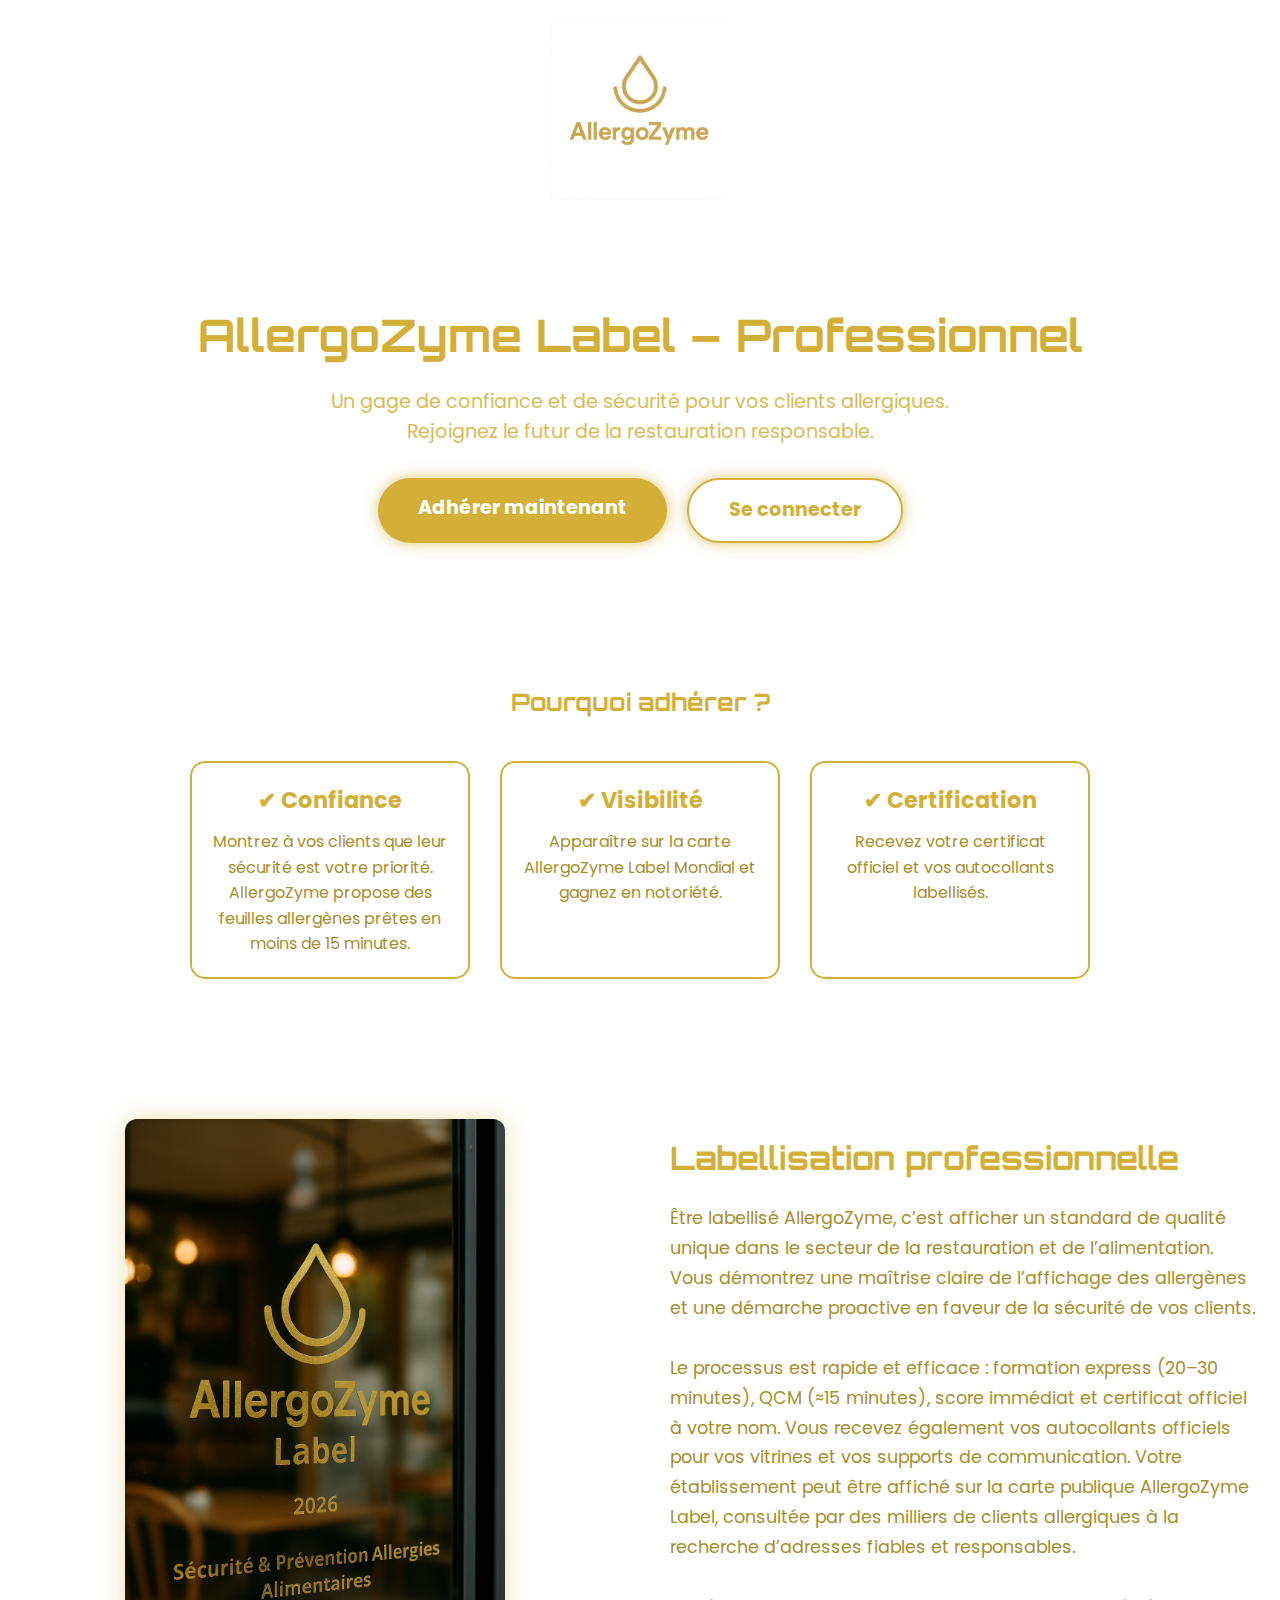
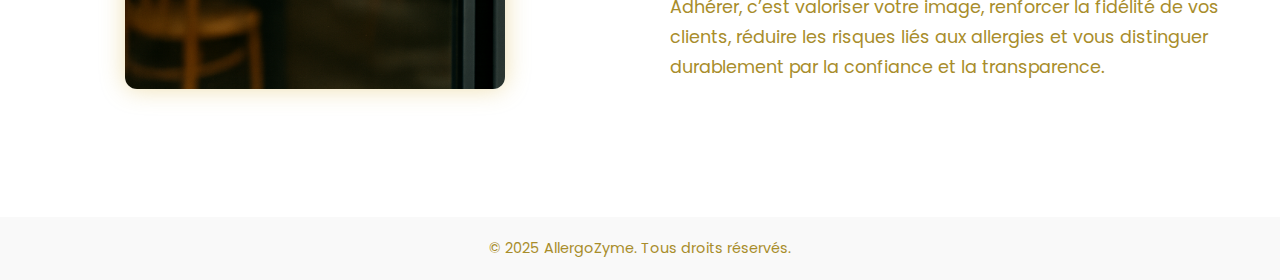
<file: index.html>
<!DOCTYPE html>
<html lang="fr">
<head>
  <meta charset="UTF-8" />
  <meta name="viewport" content="width=device-width, initial-scale=1.0"/>
  <title>AllergoZyme Label - Professionnel</title>

  <!-- Feuille de style dédiée à l'accueil -->
  <link rel="stylesheet" href="style-accueil.css"/>

  <!-- Polices -->
  <link href="https://fonts.googleapis.com/css2?family=Orbitron:wght@400;600&family=Poppins:wght@300;600&display=swap" rel="stylesheet">
</head>
<body>
  <!-- Logo principal centré -->
  <header>
    <img src="assets/logo-allergozyme.png" alt="Logo AllergoZyme" class="logo">
  </header>

  <!-- Héro -->
  <section class="hero">
    <h1>AllergoZyme Label – Professionnel</h1>
    <p>Un gage de confiance et de sécurité pour vos clients allergiques.<br>
       Rejoignez le futur de la restauration responsable.</p>
    <div class="hero-actions">
      <a href="inscription.html" class="cta">Adhérer maintenant</a>
      <a href="connexionpageprincipal.html" class="cta outline">Se connecter</a>
    </div>
  </section>

  <!-- Pourquoi adhérer -->
  <section class="explain">
    <h2>Pourquoi adhérer ?</h2>
    <div class="features">
      <div class="card">
        <h3>✔ Confiance</h3>
        <p>Montrez à vos clients que leur sécurité est votre priorité.<br>
        AllergoZyme propose des feuilles allergènes prêtes en moins de 15 minutes.</p>
      </div>
      <div class="card">
        <h3>✔ Visibilité</h3>
        <p>Apparaître sur la carte AllergoZyme Label Mondial et gagnez en notoriété.</p>
      </div>
      <div class="card">
        <h3>✔ Certification</h3>
        <p>Recevez votre certificat officiel et vos autocollants labellisés.</p>
      </div>
    </div>
  </section>

  <!-- Labellisation -->
  <section class="labelisation">
    <div class="label-image">
      <img src="assets/logo2.png" alt="Logo Label AllergoZyme" class="logo2-grand">
    </div>

    <div class="label-text">
      <h2>Labellisation professionnelle</h2>
      <p>
        Être labellisé AllergoZyme, c’est afficher un standard de qualité unique dans le secteur
        de la restauration et de l’alimentation. Vous démontrez une maîtrise claire de l’affichage
        des allergènes et une démarche proactive en faveur de la sécurité de vos clients.
        <br><br>
        Le processus est rapide et efficace : formation express (20–30 minutes), QCM (≈15 minutes),
        score immédiat et certificat officiel à votre nom. Vous recevez également vos autocollants
        officiels pour vos vitrines et vos supports de communication. Votre établissement peut être
        affiché sur la carte publique AllergoZyme Label, consultée par des milliers de clients
        allergiques à la recherche d’adresses fiables et responsables.
        <br><br>
        Adhérer, c’est valoriser votre image, renforcer la fidélité de vos clients, réduire les risques
        liés aux allergies et vous distinguer durablement par la confiance et la transparence.
      </p>
    </div>
  </section>

  <!-- Footer -->
  <footer>
    <p>&copy; 2025 AllergoZyme. Tous droits réservés.</p>
  </footer>
</body>
</html>
</file>
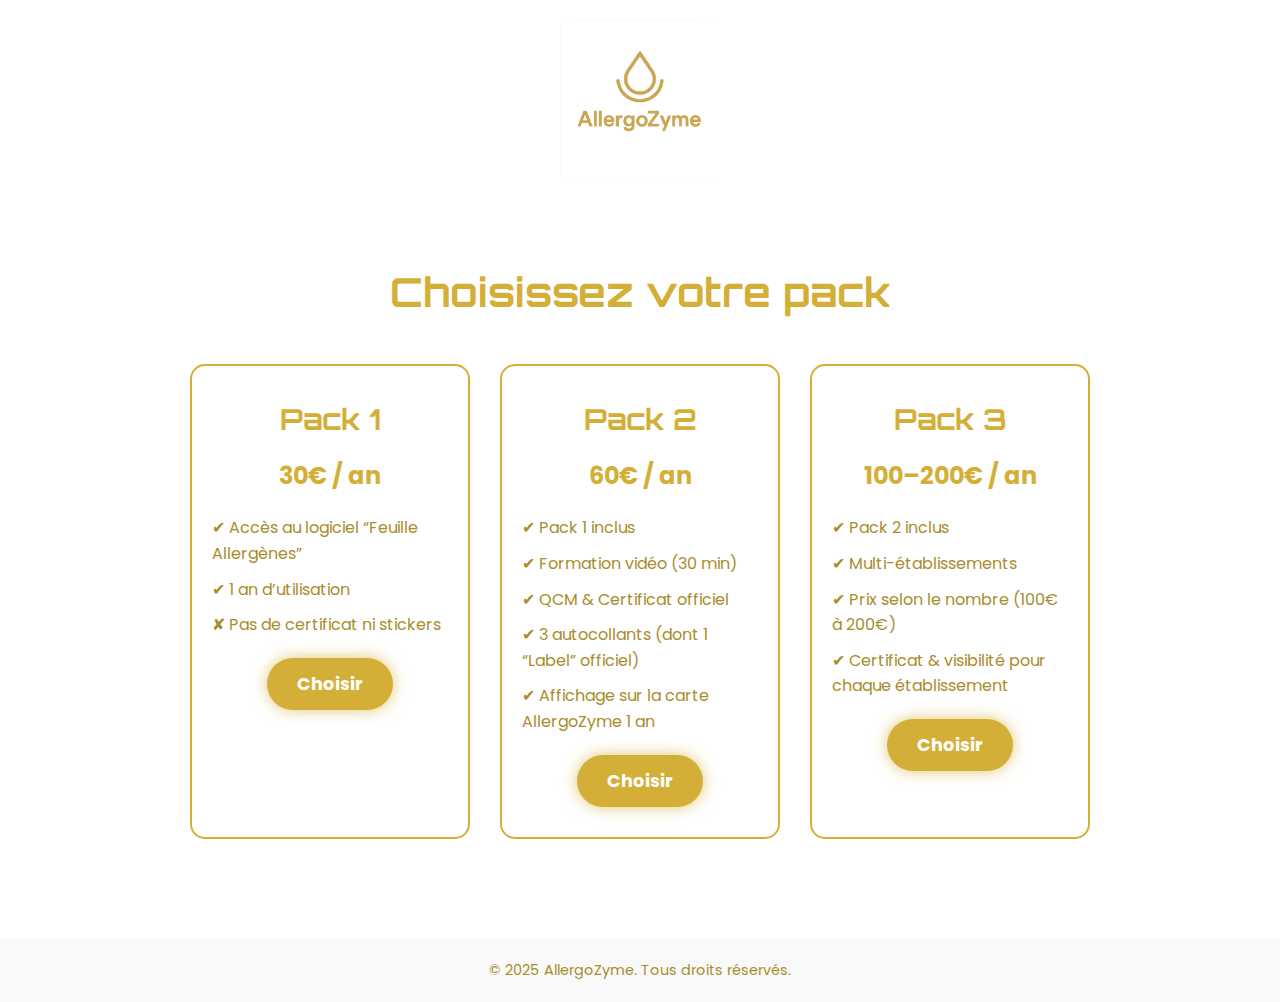
<file: adhesion.html>
<!DOCTYPE html>
<html lang="fr">
<head>
  <meta charset="UTF-8">
  <meta name="viewport" content="width=device-width, initial-scale=1.0">
  <title>Adhésion - AllergoZyme Label</title>
  <link rel="stylesheet" href="style-adhesion.css">
  <link href="https://fonts.googleapis.com/css2?family=Orbitron:wght@400;600&family=Poppins:wght@300;600&display=swap" rel="stylesheet">
</head>
<body>
  <header>
    <img src="assets/logo-allergozyme.png" alt="Logo AllergoZyme" class="logo">
  </header>

  <section class="packs">
    <h1>Choisissez votre pack</h1>
    <div class="pack-container">

      <!-- Pack 1 -->
      <div class="pack-card">
        <h2>Pack 1</h2>
        <p class="price">30€ / an</p>
        <ul>
          <li>✔ Accès au logiciel “Feuille Allergènes”</li>
          <li>✔ 1 an d’utilisation</li>
          <li>✘ Pas de certificat ni stickers</li>
        </ul>
        <a href="paiement-pack1.html" class="cta">Choisir</a>
      </div>

      <!-- Pack 2 -->
      <div class="pack-card">
        <h2>Pack 2</h2>
        <p class="price">60€ / an</p>
        <ul>
          <li>✔ Pack 1 inclus</li>
          <li>✔ Formation vidéo (30 min)</li>
          <li>✔ QCM & Certificat officiel</li>
          <li>✔ 3 autocollants (dont 1 “Label” officiel)</li>
          <li>✔ Affichage sur la carte AllergoZyme 1 an</li>
        </ul>
        <a href="paiement-pack2.html" class="cta">Choisir</a>
      </div>

      <!-- Pack 3 -->
      <div class="pack-card">
        <h2>Pack 3</h2>
        <p class="price">100–200€ / an</p>
        <ul>
          <li>✔ Pack 2 inclus</li>
          <li>✔ Multi-établissements</li>
          <li>✔ Prix selon le nombre (100€ à 200€)</li>
          <li>✔ Certificat & visibilité pour chaque établissement</li>
        </ul>
        <a href="paiement-pack3.html" class="cta">Choisir</a>
      </div>

    </div>
  </section>

  <footer>
    <p>&copy; 2025 AllergoZyme. Tous droits réservés.</p>
  </footer>
</body>
</html>
</file>
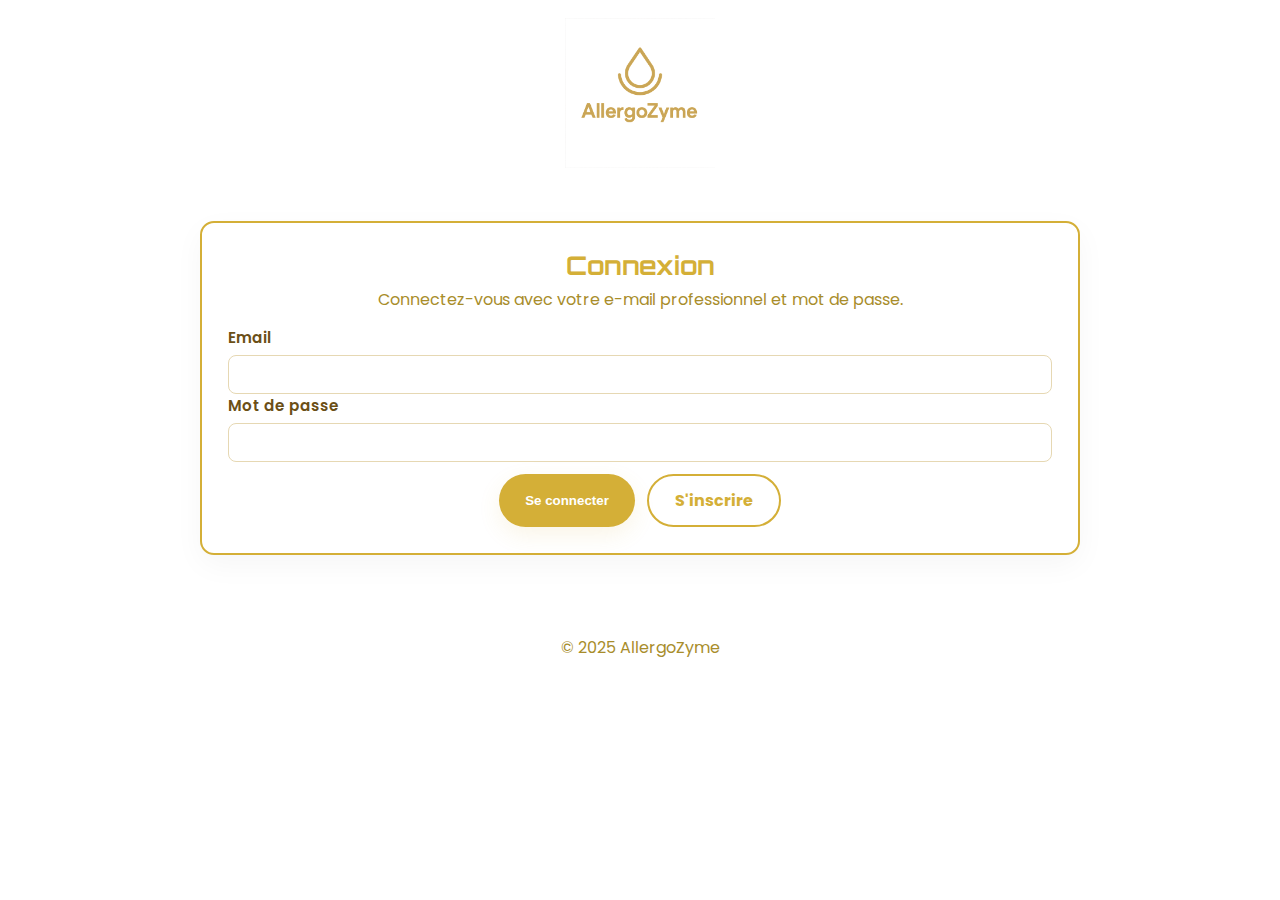
<file: connexionpageprincipal.html>
<!DOCTYPE html>
<html lang="fr">
<head>
  <meta charset="utf-8" />
  <meta name="viewport" content="width=device-width,initial-scale=1" />
  <title>Connexion - AllergoZyme</title>
  <link href="https://fonts.googleapis.com/css2?family=Orbitron:wght@400;600&family=Poppins:wght@300;600&display=swap" rel="stylesheet">
  <link rel="stylesheet" href="style-auth.css">
</head>
<body>
  <header>
    <img src="assets/logo-allergozyme.png" alt="Logo" class="logo">
  </header>

  <main class="auth-wrap">
    <div class="card auth-card">
      <h1>Connexion</h1>
      <p class="lead">Connectez-vous avec votre e-mail professionnel et mot de passe.</p>

      <form id="loginForm" autocomplete="on">
        <label>
          <span>Email</span>
          <input type="email" id="loginEmail" required>
        </label>

        <label>
          <span>Mot de passe</span>
          <input type="password" id="loginPassword" required>
        </label>

        <div class="form-actions">
          <button type="submit" class="btn gold">Se connecter</button>
          <a href="inscription.html" class="btn outline">S'inscrire</a>
        </div>

        <p id="loginError" class="error" style="display:none;"></p>
      </form>
    </div>
  </main>

  <footer class="auth-footer">
    <p>&copy; 2025 AllergoZyme</p>
  </footer>

<script>
(function(){
  const form = document.getElementById('loginForm');
  const error = document.getElementById('loginError');

  form.addEventListener('submit', (e)=>{
    e.preventDefault();
    const email = document.getElementById('loginEmail').value.trim();
    const pass = document.getElementById('loginPassword').value;

    const key = 'agz_user_' + email;
    const stored = localStorage.getItem(key);
    if(!stored){
      error.style.display='block';
      error.textContent = 'Aucun compte trouvé pour cet email. Créez un compte.';
      return;
    }
    const user = JSON.parse(stored);
    if(user.password !== pass){
      error.style.display='block';
      error.textContent = 'Mot de passe incorrect.';
      return;
    }

    // login OK
    localStorage.setItem('agz_current_user', email);
    localStorage.setItem('restaurantName', user.establishment || 'Votre établissement');

    // redirect to page principal
    window.location.href = 'pageprincipal.html';
  });
})();
</script>
</body>
</html>
</file>
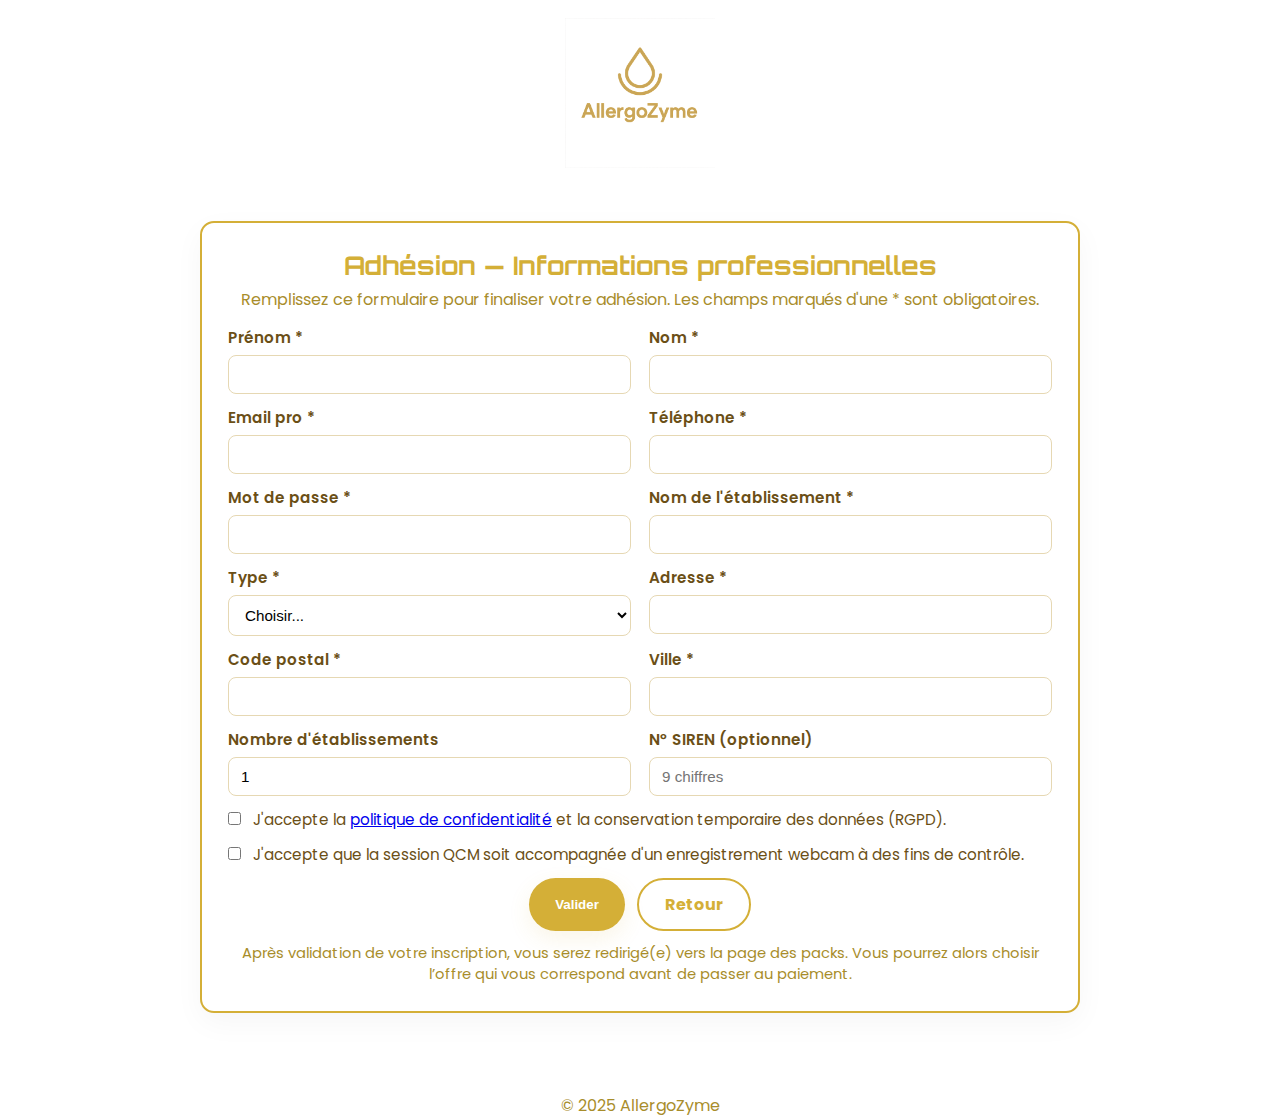
<file: inscription.html>
<!DOCTYPE html>
<html lang="fr">
<head>
  <meta charset="utf-8" />
  <meta name="viewport" content="width=device-width,initial-scale=1" />
  <title>Inscription Professionnelle - AllergoZyme</title>
  <link href="https://fonts.googleapis.com/css2?family=Orbitron:wght@400;600&family=Poppins:wght@300;600&display=swap" rel="stylesheet">
  <link rel="stylesheet" href="style-auth.css">
</head>
<body>
  <header>
    <img src="assets/logo-allergozyme.png" alt="Logo" class="logo">
  </header>

  <main class="auth-wrap">
    <div class="card auth-card">
      <h1>Adhésion — Informations professionnelles</h1>
      <p class="lead">Remplissez ce formulaire pour finaliser votre adhésion. Les champs marqués d'une * sont obligatoires.</p>

      <form id="signupForm" autocomplete="on" novalidate>
        <div class="grid">
          <label>
            <span>Prénom *</span>
            <input type="text" id="firstName" required>
          </label>

          <label>
            <span>Nom *</span>
            <input type="text" id="lastName" required>
          </label>

          <label>
            <span>Email pro *</span>
            <input type="email" id="email" required>
          </label>

          <label>
            <span>Téléphone *</span>
            <input type="tel" id="phone" required>
          </label>

          <label>
            <span>Mot de passe *</span>
            <input type="password" id="password" minlength="6" required>
          </label>

          <label>
            <span>Nom de l'établissement *</span>
            <input type="text" id="establishment" required>
          </label>

          <label>
            <span>Type *</span>
            <select id="type" required>
              <option value="">Choisir...</option>
              <option>Restaurant</option>
              <option>Bar</option>
              <option>Snack</option>
              <option>Boulangerie</option>
              <option>Traiteur</option>
              <option>Autre</option>
            </select>
          </label>

          <label id="otherTypeLabel" style="display:none;">
            <span>Préciser (Autre)</span>
            <input type="text" id="otherType">
          </label>

          <label>
            <span>Adresse *</span>
            <input type="text" id="address" required>
          </label>

          <label>
            <span>Code postal *</span>
            <input type="text" id="postal" required pattern="\\d{2,5}">
          </label>

          <label>
            <span>Ville *</span>
            <input type="text" id="city" required>
          </label>

          <label>
            <span>Nombre d'établissements</span>
            <input type="number" id="nbEtab" min="1" value="1">
          </label>

          <label>
            <span>N° SIREN (optionnel)</span>
            <input type="text" id="siren" pattern="\\d{9}" placeholder="9 chiffres">
          </label>
        </div>

        <label class="consent">
          <input type="checkbox" id="rgpd" required> J'accepte la <a href="#">politique de confidentialité</a> et la conservation temporaire des données (RGPD).
        </label>

        <label class="consent">
          <input type="checkbox" id="webcamConsent"> J'accepte que la session QCM soit accompagnée d'un enregistrement webcam à des fins de contrôle.
        </label>

        <div class="form-actions">
          <button type="submit" class="btn gold">Valider</button>
          <a href="index.html" class="btn outline">Retour</a>
        </div>

      </form>

      <p class="note">Après validation de votre inscription, vous serez redirigé(e) vers la page des packs. Vous pourrez alors choisir l’offre qui vous correspond avant de passer au paiement.</p>
    </div>
  </main>

  <footer class="auth-footer">
    <p>&copy; 2025 AllergoZyme</p>
  </footer>

<script>
/* Inscription — script inline pour stockage local + redirection */
(function(){
  const form = document.getElementById('signupForm');
  const typeSelect = document.getElementById('type');
  const otherLabel = document.getElementById('otherTypeLabel');

  // show/hide "Autre" field
  typeSelect.addEventListener('change', ()=> {
    otherLabel.style.display = (typeSelect.value === 'Autre') ? 'block' : 'none';
  });

  // read pack param if present: ?pack=pack1|pack2|pack3
  function getQueryParam(name){
    const params = new URLSearchParams(window.location.search);
    return params.get(name);
  }
  const pack = getQueryParam('pack'); // may be null

  form.addEventListener('submit', (e)=>{
    e.preventDefault();
    // simple validation
    if(!form.checkValidity()){
      alert('Merci de remplir correctement tous les champs requis.');
      return;
    }

    const data = {
      firstName: document.getElementById('firstName').value.trim(),
      lastName: document.getElementById('lastName').value.trim(),
      email: document.getElementById('email').value.trim(),
      phone: document.getElementById('phone').value.trim(),
      password: document.getElementById('password').value,
      establishment: document.getElementById('establishment').value.trim(),
      type: typeSelect.value === 'Autre' ? document.getElementById('otherType').value.trim() : typeSelect.value,
      address: document.getElementById('address').value.trim(),
      postal: document.getElementById('postal').value.trim(),
      city: document.getElementById('city').value.trim(),
      nbEtab: parseInt(document.getElementById('nbEtab').value || '1', 10),
      siren: document.getElementById('siren').value.trim(),
      rgpd: document.getElementById('rgpd').checked,
      webcamConsent: document.getElementById('webcamConsent').checked,
      createdAt: new Date().toISOString()
    };

    // Save in localStorage (temporary auth store). In production, send to backend.
    const key = 'agz_user_' + data.email;
    localStorage.setItem(key, JSON.stringify(data));
    // also set currently logged in user
    localStorage.setItem('agz_current_user', data.email);
    // store restaurant name for pageprincipal
    localStorage.setItem('restaurantName', data.establishment);

    // Redirection unique : après inscription → page des packs (adhesion.html).
// Si un pack a été passé dans l'URL (?pack=pack1|pack2|pack3),
// on le transmet pour pré-sélectionner la carte sur la page d’adhésion.
const nextUrl = pack ? `adhesion.html?pack=${encodeURIComponent(pack)}` : 'adhesion.html';
window.location.href = nextUrl;

  });
})();
</script>
</body>
</html>
</file>
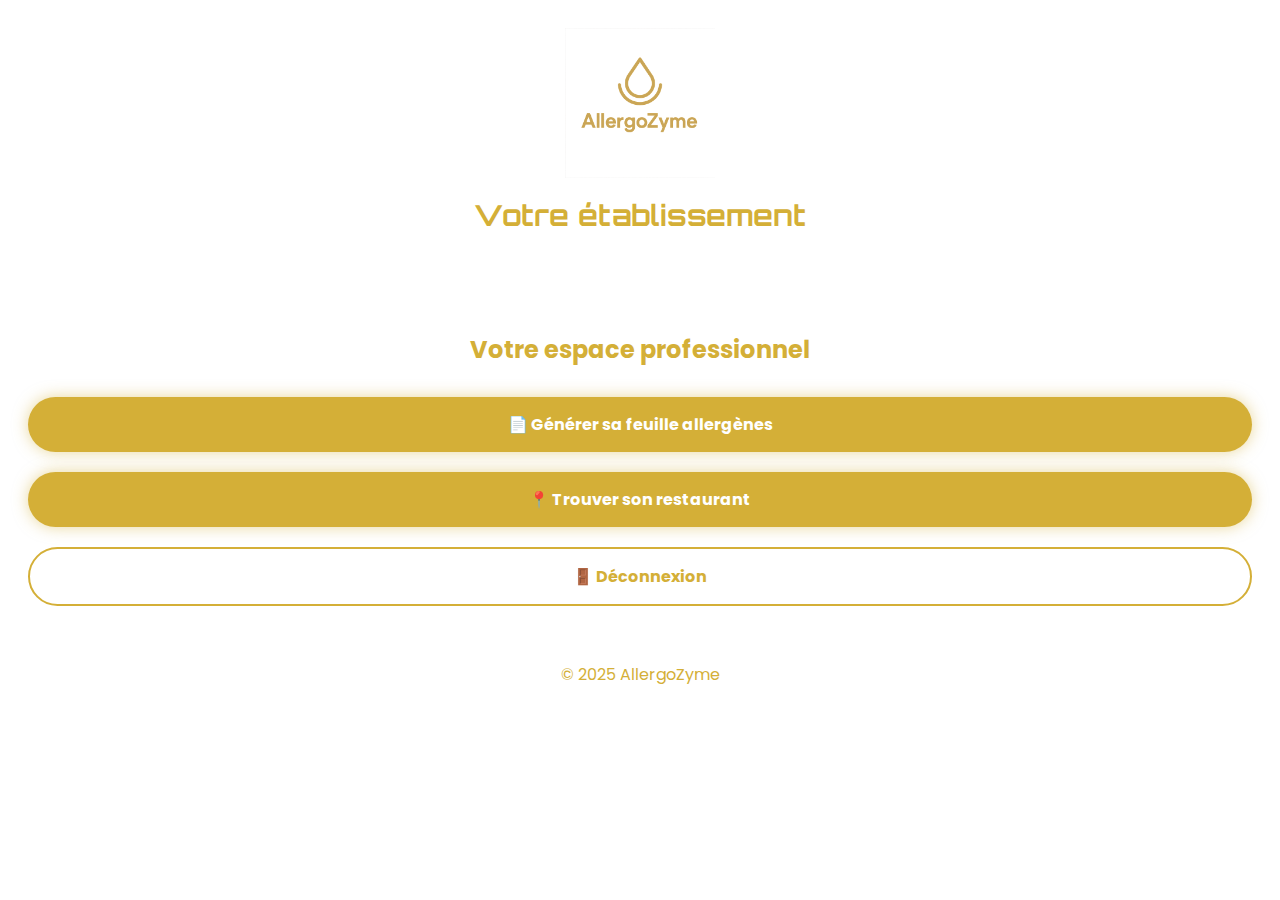
<file: pageprincipal.html>
<!DOCTYPE html>
<html lang="fr">
<head>
  <meta charset="UTF-8">
  <meta name="viewport" content="width=device-width, initial-scale=1.0">
  <title>Espace Professionnel - AllergoZyme Label</title>
  <link rel="stylesheet" href="style-principal.css">
  <link href="https://fonts.googleapis.com/css2?family=Orbitron:wght@400;600&family=Poppins:wght@300;600&display=swap" rel="stylesheet">
</head>
<body>
  <header>
    <img src="assets/logo-allergozyme.png" alt="Logo AllergoZyme" class="logo">
    <h1 id="restaurantName">Nom de l’établissement</h1>
  </header>

  <main class="container">
    <h2>Votre espace professionnel</h2>

    <div class="actions">
      <a href="dashboard.html" class="btn gold">📄 Générer sa feuille allergènes</a>
      <a href="https://www.allergozymelabel.com" target="_blank" class="btn gold">📍 Trouver son restaurant</a>
      <a href="accueil.html" class="btn outline">🚪 Déconnexion</a>
    </div>
  </main>

  <footer>
    <p>&copy; 2025 AllergoZyme</p>
  </footer>

  <script>
    // Exemple : récupérer le nom d’établissement stocké dans localStorage
    const restoName = localStorage.getItem("restaurantName") || "Votre établissement";
    document.getElementById("restaurantName").textContent = restoName;
  </script>
</body>
</html>
</file>
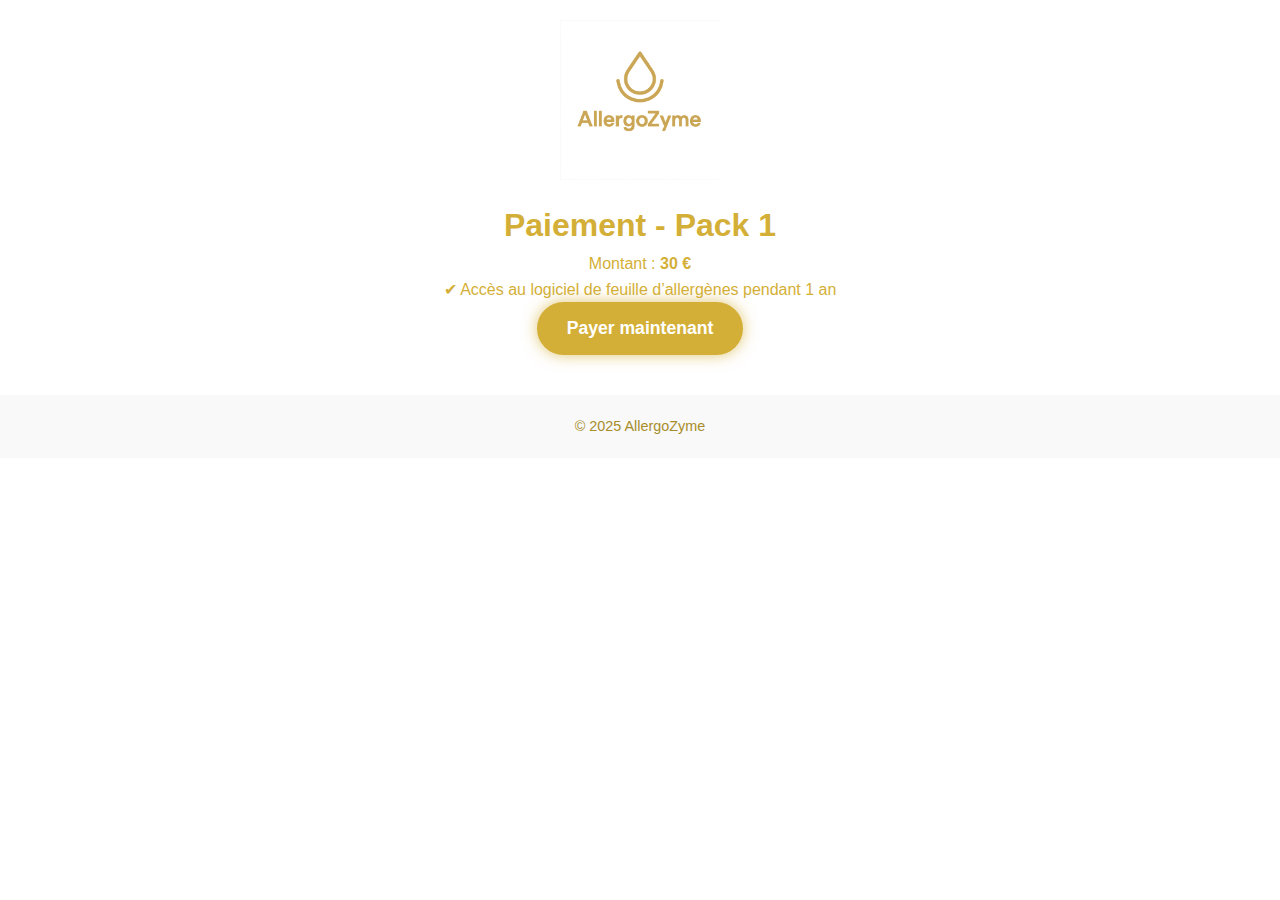
<file: paiement-pack1.html>
<!DOCTYPE html>
<html lang="fr">
<head>
  <meta charset="UTF-8">
  <meta name="viewport" content="width=device-width, initial-scale=1.0">
  <title>Paiement - Pack 1</title>
  <link rel="stylesheet" href="style-adhesion.css">
</head>
<body>
  <header>
    <img src="assets/logo-allergozyme.png" alt="Logo AllergoZyme" class="logo">
  </header>

  <main class="container">
    <h1>Paiement - Pack 1</h1>
    <p>Montant : <strong>30 €</strong></p>
    <p>✔ Accès au logiciel de feuille d’allergènes pendant 1 an</p>

    <!-- Lien factice -->
    <a href="pageprincipal.html" class="cta">Payer maintenant</a>
  </main>

  <footer>
    <p>&copy; 2025 AllergoZyme</p>
  </footer>
</body>
</html>
</file>
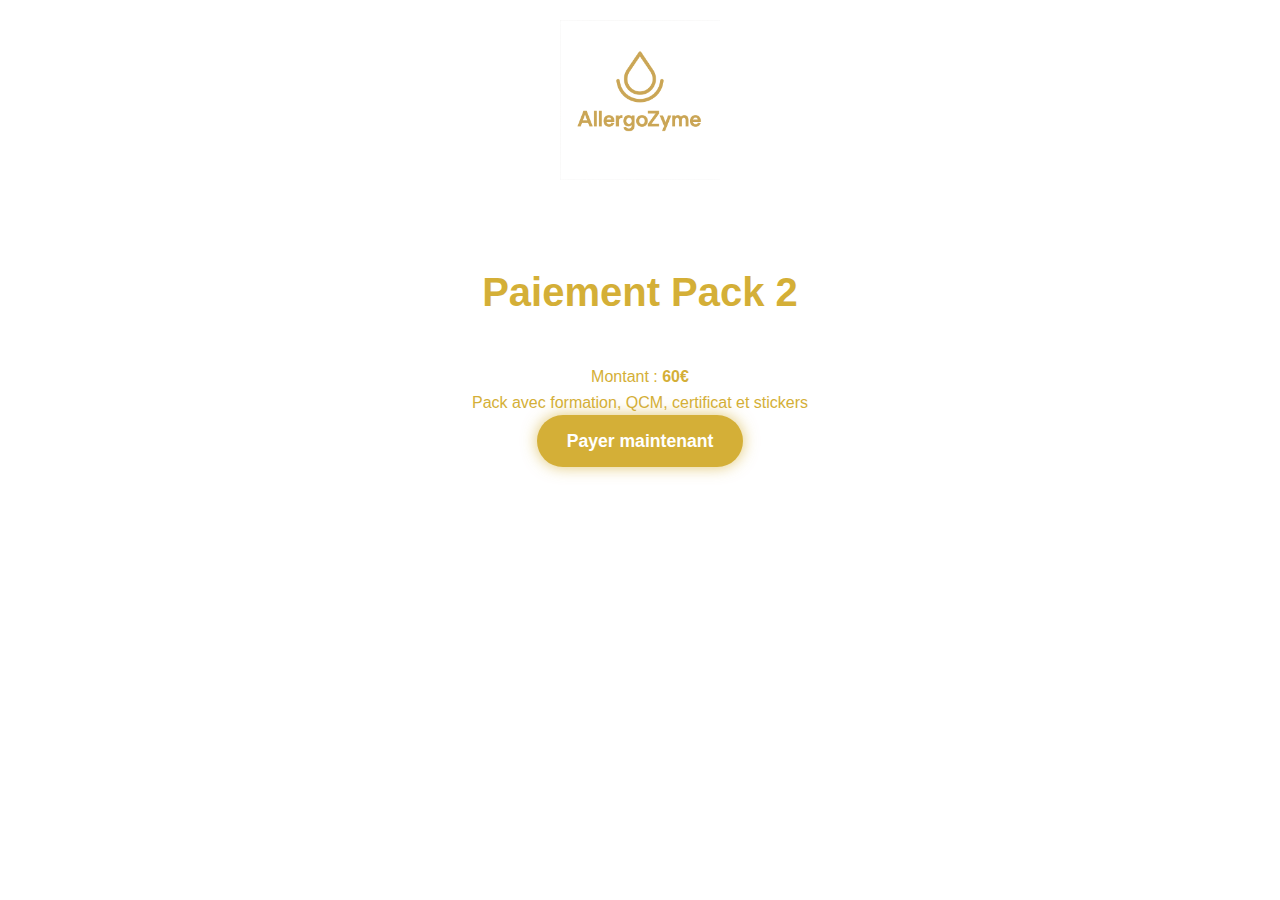
<file: paiement-pack2.html>
<!DOCTYPE html>
<html lang="fr">
<head>
  <meta charset="UTF-8">
  <meta name="viewport" content="width=device-width, initial-scale=1.0">
  <title>Paiement - Pack 2</title>
  <link rel="stylesheet" href="style-adhesion.css">
</head>
<body>
  <header>
    <img src="assets/logo-allergozyme.png" alt="Logo AllergoZyme" class="logo">
  </header>

  <section class="packs">
    <h1>Paiement Pack 2</h1>
    <p>Montant : <strong>60€</strong></p>
    <p>Pack avec formation, QCM, certificat et stickers</p>

    <!-- Pour l’instant, lien fictif -->
    <a href="formation.html" class="cta">Payer maintenant</a>
  </section>
</body>
</html>
</file>
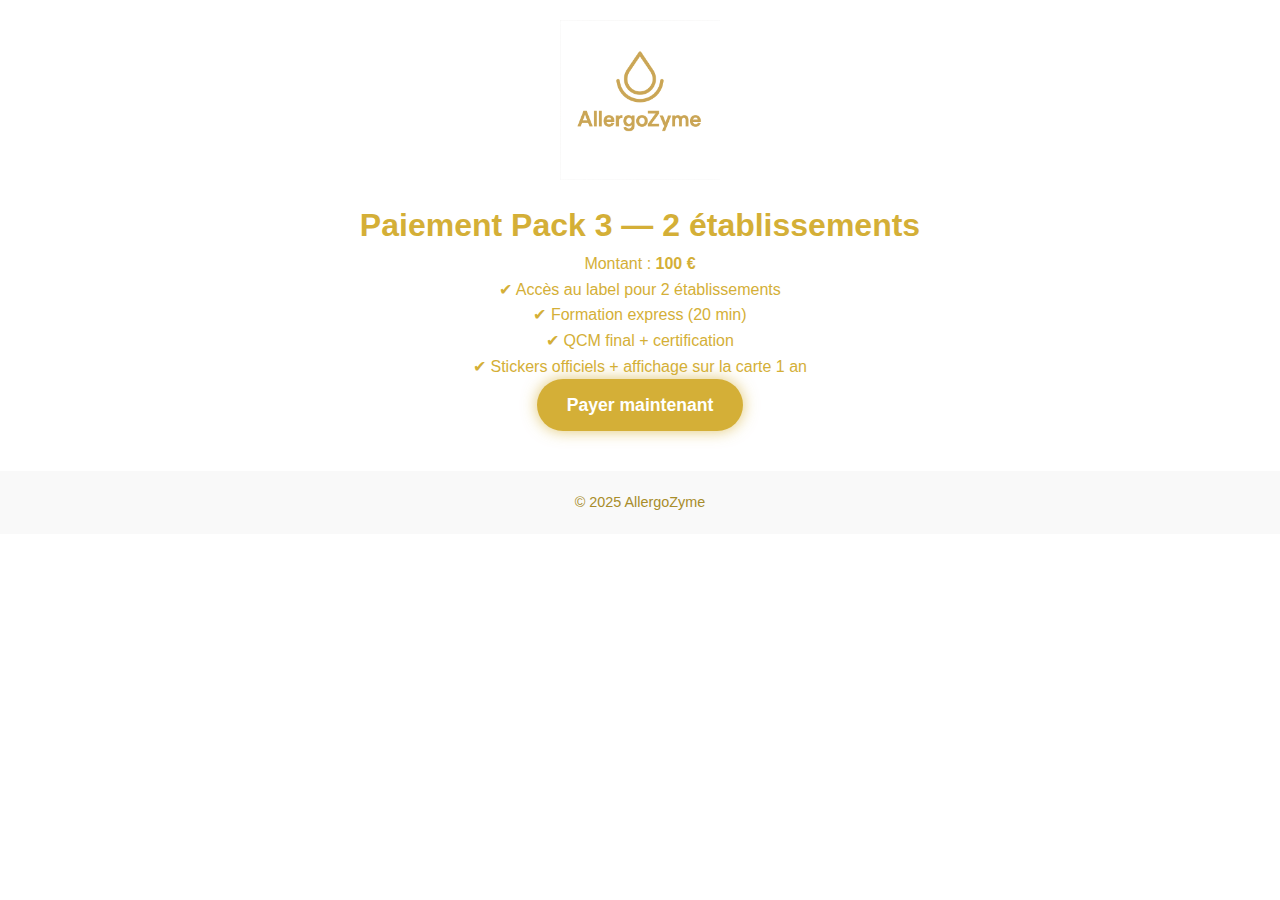
<file: paiement-pack3-100.html>
<!DOCTYPE html>
<html lang="fr">
<head>
  <meta charset="UTF-8">
  <meta name="viewport" content="width=device-width, initial-scale=1.0">
  <title>Paiement - Pack 3 (100 €)</title>
  <link rel="stylesheet" href="style-adhesion.css">
</head>
<body>
  <header>
    <img src="assets/logo-allergozyme.png" alt="Logo AllergoZyme" class="logo">
  </header>

  <main class="container">
    <h1>Paiement Pack 3 — 2 établissements</h1>
    <p>Montant : <strong>100 €</strong></p>
    <p>✔ Accès au label pour 2 établissements<br>
       ✔ Formation express (20 min)<br>
       ✔ QCM final + certification<br>
       ✔ Stickers officiels + affichage sur la carte 1 an</p>

    <!-- Lien factice -->
    <a href="formation.html" class="cta">Payer maintenant</a>
  </main>

  <footer>
    <p>&copy; 2025 AllergoZyme</p>
  </footer>
</body>
</html>
</file>
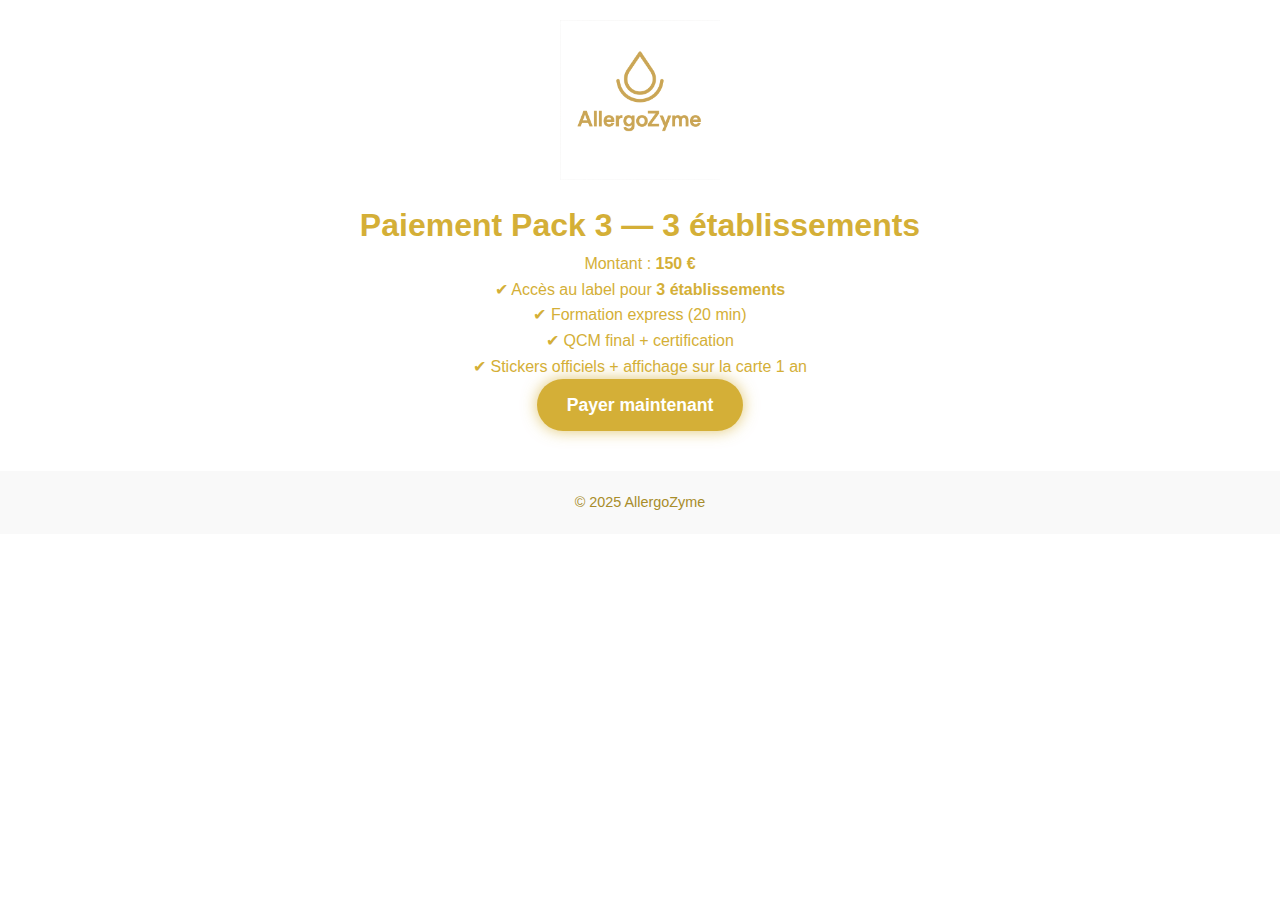
<file: paiement-pack3-150.html>
<!DOCTYPE html>
<html lang="fr">
<head>
  <meta charset="UTF-8">
  <meta name="viewport" content="width=device-width, initial-scale=1.0">
  <title>Paiement - Pack 3 (150 €)</title>
  <link rel="stylesheet" href="style-adhesion.css">
</head>
<body>
  <header>
    <img src="assets/logo-allergozyme.png" alt="Logo AllergoZyme" class="logo">
  </header>

  <main class="container">
    <h1>Paiement Pack 3 — 3 établissements</h1>
    <p>Montant : <strong>150 €</strong></p>
    <p>✔ Accès au label pour <strong>3 établissements</strong><br>
       ✔ Formation express (20 min)<br>
       ✔ QCM final + certification<br>
       ✔ Stickers officiels + affichage sur la carte 1 an</p>

    <!-- Lien factice -->
    <a href="formation.html" class="cta">Payer maintenant</a>
  </main>

  <footer>
    <p>&copy; 2025 AllergoZyme</p>
  </footer>
</body>
</html>
</file>
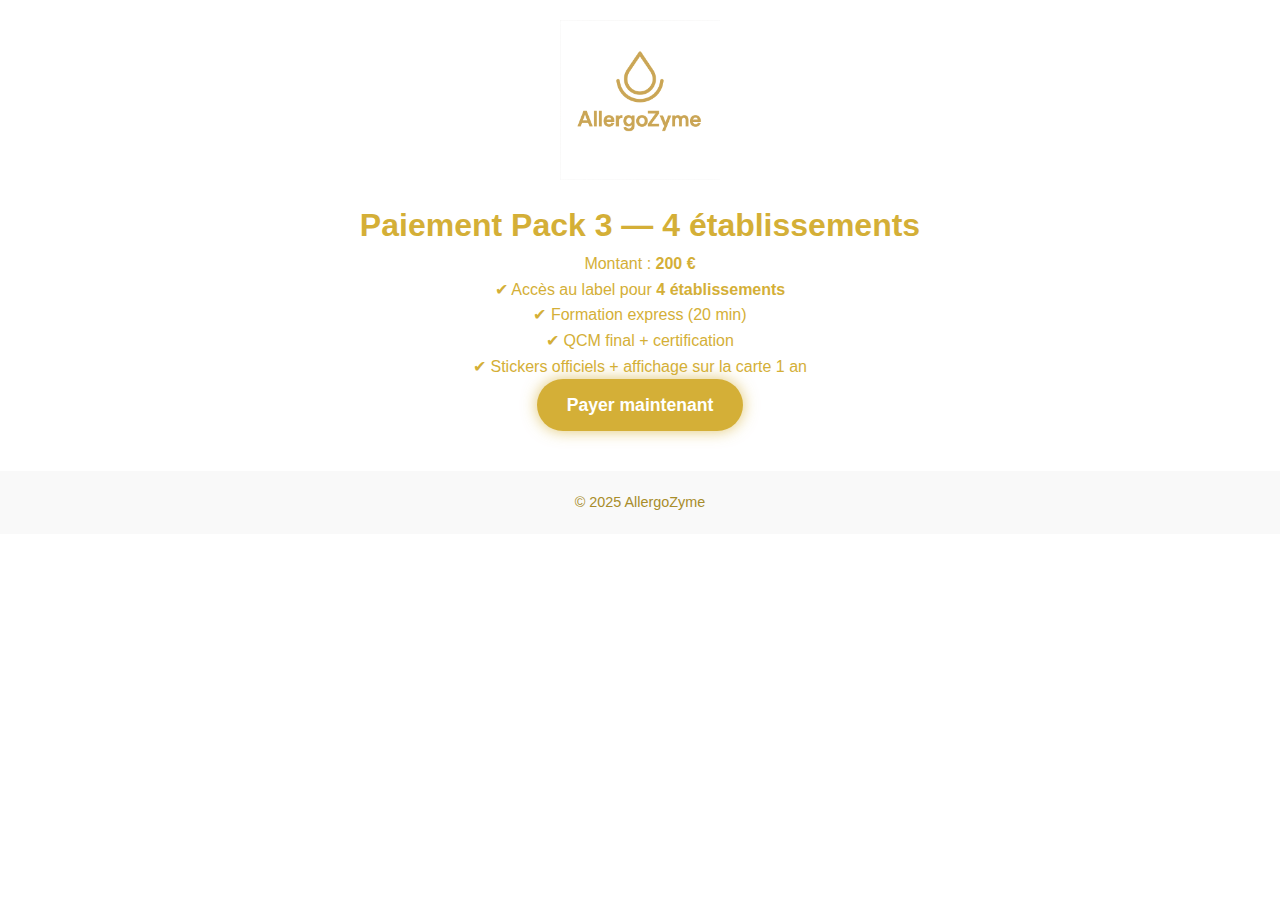
<file: paiement-pack3-200.html>
<!DOCTYPE html>
<html lang="fr">
<head>
  <meta charset="UTF-8">
  <meta name="viewport" content="width=device-width, initial-scale=1.0">
  <title>Paiement - Pack 3 (200 €)</title>
  <link rel="stylesheet" href="style-adhesion.css">
</head>
<body>
  <header>
    <img src="assets/logo-allergozyme.png" alt="Logo AllergoZyme" class="logo">
  </header>

  <main class="container">
    <h1>Paiement Pack 3 — 4 établissements</h1>
    <p>Montant : <strong>200 €</strong></p>
    <p>✔ Accès au label pour <strong>4 établissements</strong><br>
       ✔ Formation express (20 min)<br>
       ✔ QCM final + certification<br>
       ✔ Stickers officiels + affichage sur la carte 1 an</p>

    <!-- Lien factice -->
    <a href="formation.html" class="cta">Payer maintenant</a>
  </main>

  <footer>
    <p>&copy; 2025 AllergoZyme</p>
  </footer>
</body>
</html>
</file>
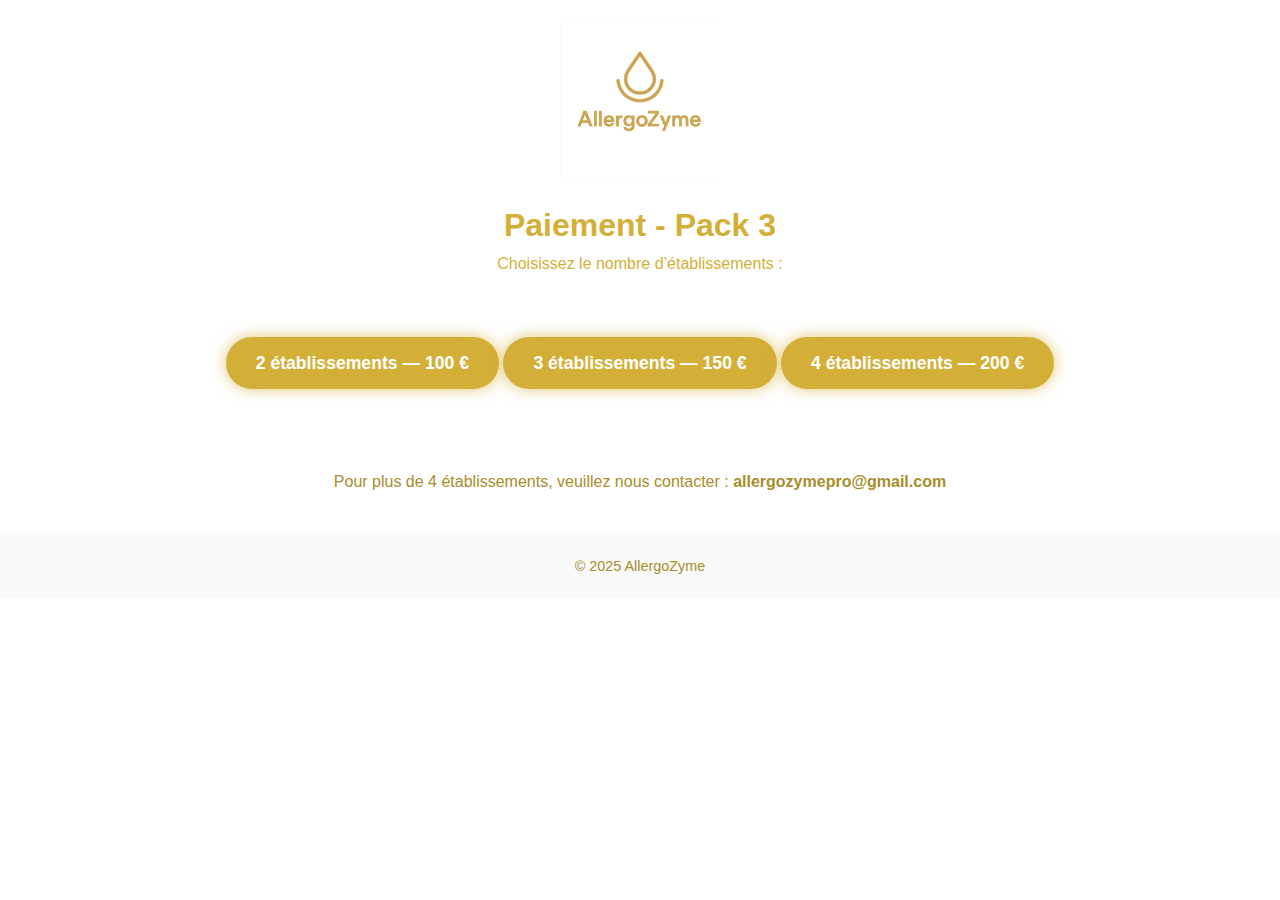
<file: paiement-pack3.html>
<!DOCTYPE html>
<html lang="fr">
<head>
  <meta charset="UTF-8">
  <meta name="viewport" content="width=device-width, initial-scale=1.0">
  <title>Paiement - Pack 3</title>
  <link rel="stylesheet" href="style-adhesion.css">
</head>
<body>
  <header>
    <img src="assets/logo-allergozyme.png" alt="Logo AllergoZyme" class="logo">
  </header>

  <main class="container">
    <h1>Paiement - Pack 3</h1>
    <p>Choisissez le nombre d’établissements :</p>

    <div class="packs">
      <a href="paiement-pack3-100.html" class="cta">2 établissements — 100 €</a>
      <a href="paiement-pack3-150.html" class="cta">3 établissements — 150 €</a>
      <a href="paiement-pack3-200.html" class="cta">4 établissements — 200 €</a>
    </div>

    <p style="margin-top:20px;color:#a88d2b;">
      Pour plus de 4 établissements, veuillez nous contacter :  
      <strong>allergozymepro@gmail.com</strong>
    </p>
  </main>

  <footer>
    <p>&copy; 2025 AllergoZyme</p>
  </footer>
</body>
</html>
</file>
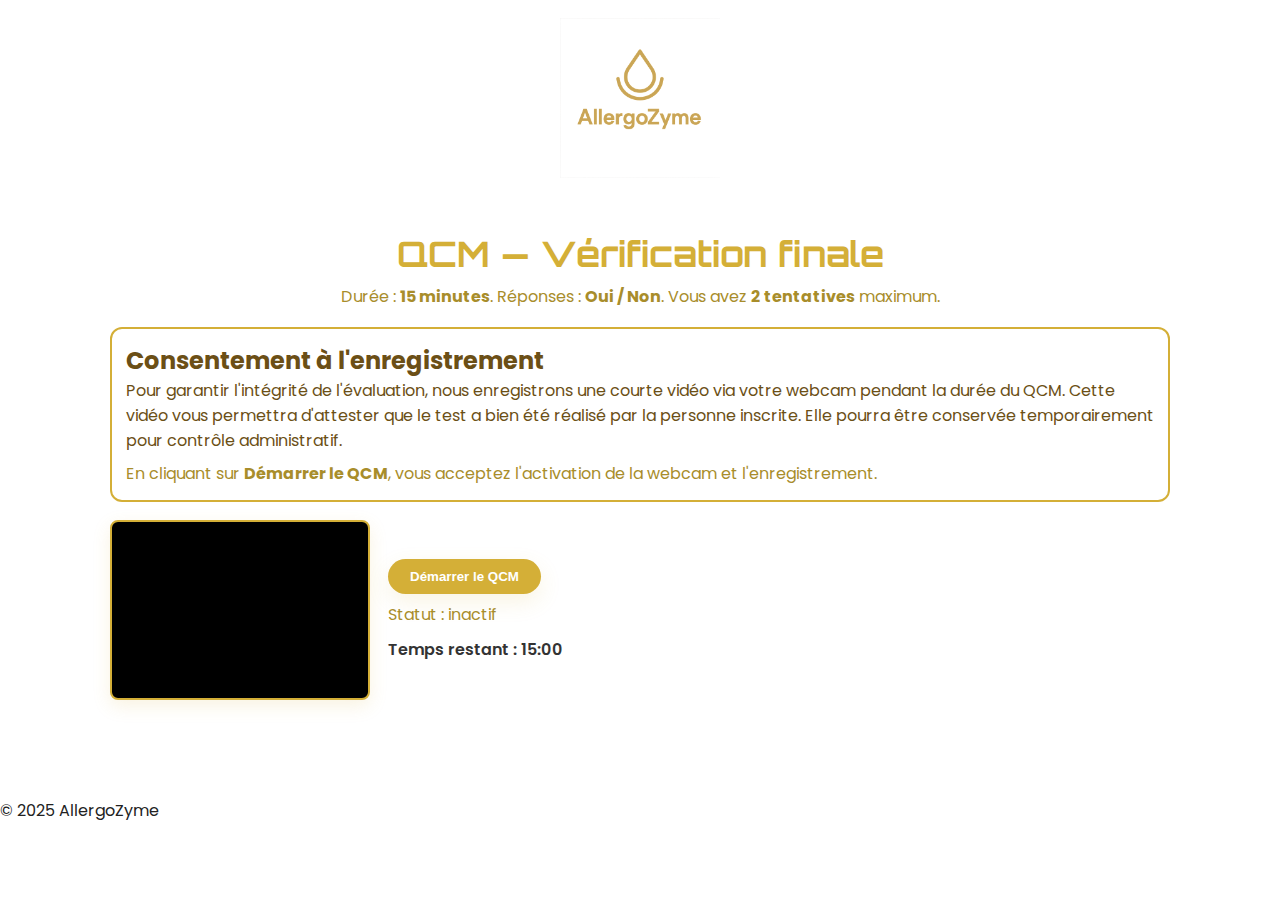
<file: qcm.html>
<!DOCTYPE html>
<html lang="fr">
<head>
  <meta charset="utf-8" />
  <meta name="viewport" content="width=device-width,initial-scale=1" />
  <title>QCM AllergoZyme — Evaluation</title>
  <link rel="stylesheet" href="style-qcm.css" />
  <link href="https://fonts.googleapis.com/css2?family=Orbitron:wght@400;600&family=Poppins:wght@300;600&display=swap" rel="stylesheet">
</head>
<body>
  <header>
    <img src="assets/logo-allergozyme.png" alt="Logo AllergoZyme" class="logo">
  </header>

  <main class="container">
    <h1>QCM — Vérification finale</h1>
    <p class="subtitle">Durée : <strong>15 minutes</strong>. Réponses : <strong>Oui / Non</strong>. Vous avez <strong>2 tentatives</strong> maximum.</p>

    <section class="consent">
      <h2>Consentement à l'enregistrement</h2>
      <p>
        Pour garantir l'intégrité de l'évaluation, nous enregistrons une courte vidéo via votre webcam
        pendant la durée du QCM. Cette vidéo vous permettra d'attester que le test a bien été réalisé
        par la personne inscrite. Elle pourra être conservée temporairement pour contrôle administratif.
      </p>
      <p style="color:#a88d2b; margin-top:8px;">
        En cliquant sur <strong>Démarrer le QCM</strong>, vous acceptez l'activation de la webcam et l'enregistrement.
      </p>
    </section>

    <div class="recorder">
      <video id="preview" autoplay muted playsinline></video>
      <div class="controls">
        <button id="startBtn" class="btn gold">Démarrer le QCM</button>
        <span id="status">Statut : inactif</span>
        <div class="timer">Temps restant : <span id="timer">15:00</span></div>
      </div>
    </div>

    <form id="quizForm" class="quiz" style="display:none;">
      <div id="questionsContainer"></div>

      <div class="actions">
        <button type="button" id="submitBtn" class="btn gold">Valider le QCM</button>
      </div>
    </form>

    <section id="result" class="result" style="display:none;">
      <h2>Résultat</h2>
      <p id="scoreText"></p>
      <div id="attemptsInfo"></div>

      <div class="result-actions">
        <button id="retryBtn" class="btn gold">Refaire le QCM (si autorisé)</button>
        <a href="dashboard.html" id="toDashboard" class="btn outline">Aller au dashboard</a>
      </div>

      <div id="videoDownload" style="margin-top:18px;"></div>
    </section>

  </main>

  <footer>
    <p>&copy; 2025 AllergoZyme</p>
  </footer>

  <script src="qcm.js"></script>
</body>
</html>
</file>
<file: style-auth.css>
/* style-auth.css - look futuriste blanc/doré */
* { box-sizing: border-box; margin:0; padding:0; }
body { font-family:'Poppins',sans-serif; background:#fff; color:#222; }
header { text-align:center; padding:18px 0 6px; }
header .logo { width:150px; display:inline-block; }

/* wrapper */
.auth-wrap { max-width:920px; margin:20px auto 60px; padding:20px; }
.card { background:#fff; border:2px solid #d4af37; border-radius:14px; padding:26px; box-shadow: 0 10px 30px rgba(0,0,0,0.04); }
.auth-card h1 { font-family:'Orbitron',sans-serif; color:#d4af37; margin-bottom:6px; font-size:1.6rem; text-align:center; }
.lead { text-align:center; color:#a88d2b; margin-bottom:14px; }

/* grid form */
.grid { display:grid; grid-template-columns: repeat(2, 1fr); gap:12px 18px; margin-bottom:8px; }
label { display:block; font-size:0.95rem; color:#6b4f16; }
label span { display:block; font-weight:600; margin-bottom:6px; color:#6b4f16; }
input[type="text"], input[type="email"], input[type="password"], input[type="tel"], input[type="number"], select {
  width:100%; padding:10px 12px; border-radius:8px; border:1px solid #e6d8b3; background:#fff; font-size:0.95rem;
}

/* single column fallback */
@media (max-width:900px) { .grid { grid-template-columns: 1fr; } }

/* consent */
.consent { display:block; margin:12px 0; font-size:0.95rem; color:#6b4f16; }
.consent input { margin-right:8px; }

/* form actions */
.form-actions { display:flex; gap:12px; justify-content:center; margin-top:12px; }
.btn { padding:12px 26px; border-radius:999px; font-weight:700; text-decoration:none; border:none; cursor:pointer; }
.btn.gold { background:#d4af37; color:#fff; box-shadow:0 8px 22px rgba(212,175,55,0.12); }
.btn.outline { background:transparent; border:2px solid #d4af37; color:#d4af37; }

/* helper text */
.note { margin-top:12px; color:#a88d2b; font-size:0.92rem; text-align:center; }
.error { color:#b12a2a; text-align:center; margin-top:10px; }

/* footer */
.auth-footer { text-align:center; color:#a88d2b; margin-top:22px; }
</file>
<file: style-principal.css>
body {
  font-family: 'Poppins', sans-serif;
  background: #fff;
  color: #d4af37;
  text-align: center;
}

header {
  padding: 20px;
}
header .logo {
  width: 150px;
  display: block;
  margin: 0 auto 10px;
}
header h1 {
  font-family: 'Orbitron', sans-serif;
  font-size: 1.8em;
  color: #d4af37;
}

.container {
  padding: 40px 20px;
}

.actions {
  display: flex;
  flex-direction: column;
  gap: 20px;
  margin-top: 30px;
}

.btn {
  display: inline-block;
  padding: 15px 30px;
  border-radius: 30px;
  text-decoration: none;
  font-weight: bold;
  transition: 0.3s;
}

.btn.gold {
  background: #d4af37;
  color: #fff;
  box-shadow: 0 0 15px rgba(212,175,55,0.5);
}
.btn.gold:hover {
  background: #fff;
  color: #d4af37;
  border: 2px solid #d4af37;
}

.btn.outline {
  background: transparent;
  border: 2px solid #d4af37;
  color: #d4af37;
}
.btn.outline:hover {
  background: #d4af37;
  color: #fff;
}
</file>
<file: style-accueil.css>
/* Reset */
* {
  margin: 0;
  padding: 0;
  box-sizing: border-box;
}

/* Police et couleurs globales */
body {
  font-family: 'Poppins', sans-serif;
  background: #fff;
  color: #d4af37;
  text-align: center;
  line-height: 1.6;
}

/* Logo */
header .logo {
  width: 180px;
  margin: 20px auto;
  display: block;
  animation: fadeIn 2s ease-in-out;
}

/* Section héro */
.hero {
  padding: 80px 20px;
}
.hero h1 {
  font-family: 'Orbitron', sans-serif;
  font-size: 2.8em;
  margin-bottom: 15px;
}
.hero p {
  font-size: 1.2em;
  max-width: 700px;
  margin: 0 auto 30px auto;
  opacity: 0.85;
}
.hero-actions {
  display: flex;
  justify-content: center;
  gap: 20px;
}
.cta {
  display: inline-block;
  padding: 15px 40px;
  background: #d4af37;
  color: white;
  font-weight: bold;
  border-radius: 50px;
  text-decoration: none;
  font-size: 1.2em;
  box-shadow: 0 0 15px rgba(212,175,55,0.7);
  transition: 0.3s;
}
.cta:hover {
  background: white;
  color: #d4af37;
  box-shadow: 0 0 25px rgba(212,175,55,1);
}
.cta.outline {
  background: transparent;
  border: 2px solid #d4af37;
  color: #d4af37;
}
.cta.outline:hover {
  background: #d4af37;
  color: white;
}

/* Section explications */
.explain {
  padding: 60px 20px;
}
.explain h2 {
  font-family: 'Orbitron', sans-serif;
  margin-bottom: 40px;
}
.features {
  display: flex;
  flex-wrap: wrap;
  justify-content: center;
  gap: 30px;
}
.card {
  background: white;
  border: 2px solid #d4af37;
  border-radius: 15px;
  padding: 20px;
  width: 280px;
  transition: transform 0.3s, box-shadow 0.3s;
}
.card h3 {
  font-size: 1.4em;
  margin-bottom: 10px;
}
.card p {
  color: #a88d2b;
}
.card:hover {
  transform: translateY(-5px);
  box-shadow: 0 0 20px rgba(212,175,55,0.5);
}

/* Section labellisation */
.labelisation {
  display: flex;
  align-items: center;
  justify-content: center;
  gap: 60px;
  padding: 80px 20px;
  flex-wrap: wrap;
}
.labelisation .label-image {
  flex: 1;
  text-align: center;
}
.labelisation .logo2-grand {
  max-width: 380px;
  border-radius: 12px;
  box-shadow: 0 0 25px rgba(212,175,55,0.4);
}
.labelisation .label-text {
  flex: 1;
  max-width: 600px;
  text-align: left;
}
.labelisation .label-text h2 {
  font-family: 'Orbitron', sans-serif;
  font-size: 2em;
  margin-bottom: 20px;
}
.labelisation .label-text p {
  font-size: 1.1em;
  line-height: 1.7;
  color: #a88d2b;
}

/* Footer */
footer {
  background: #f9f9f9;
  color: #a88d2b;
  padding: 20px;
  font-size: 0.9em;
  margin-top: 40px;
}

/* Animations */
@keyframes fadeIn {
  from { opacity: 0; transform: translateY(-20px); }
  to { opacity: 1; transform: translateY(0); }
}
</file>
<file: style-adhesion.css>
/* Reset */
* {
  margin: 0;
  padding: 0;
  box-sizing: border-box;
}

/* Base */
body {
  font-family: 'Poppins', sans-serif;
  background: #fff;
  color: #d4af37;
  text-align: center;
  line-height: 1.6;
}

/* Logo */
header .logo {
  width: 160px;
  margin: 20px auto;
  display: block;
}

/* Section packs */
.packs {
  padding: 60px 20px;
}
.packs h1 {
  font-family: 'Orbitron', sans-serif;
  font-size: 2.5em;
  margin-bottom: 40px;
}

/* Container */
.pack-container {
  display: flex;
  justify-content: center;
  gap: 30px;
  flex-wrap: wrap;
}

/* Pack card */
.pack-card {
  background: white;
  border: 2px solid #d4af37;
  border-radius: 15px;
  padding: 30px 20px;
  width: 280px;
  text-align: center;
  transition: transform 0.3s, box-shadow 0.3s;
}
.pack-card:hover {
  transform: translateY(-8px);
  box-shadow: 0 0 25px rgba(212,175,55,0.6);
}
.pack-card h2 {
  font-family: 'Orbitron', sans-serif;
  font-size: 1.8em;
  margin-bottom: 15px;
}
.pack-card .price {
  font-size: 1.5em;
  font-weight: bold;
  margin-bottom: 20px;
}
.pack-card ul {
  list-style: none;
  margin: 0;
  padding: 0;
  text-align: left;
  margin-bottom: 20px;
}
.pack-card ul li {
  margin-bottom: 10px;
  color: #a88d2b;
  font-size: 1em;
}

/* Bouton */
.cta {
  display: inline-block;
  padding: 12px 30px;
  background: #d4af37;
  color: white;
  font-weight: bold;
  border-radius: 40px;
  text-decoration: none;
  font-size: 1.1em;
  box-shadow: 0 0 15px rgba(212,175,55,0.7);
  transition: 0.3s;
}
.cta:hover {
  background: white;
  color: #d4af37;
  box-shadow: 0 0 25px rgba(212,175,55,1);
}

/* Footer */
footer {
  background: #f9f9f9;
  color: #a88d2b;
  padding: 20px;
  font-size: 0.9em;
  margin-top: 40px;
}
</file>
<file: style-qcm.css>
/* Reset + base */
* { box-sizing: border-box; margin: 0; padding: 0; }
body { font-family: 'Poppins', sans-serif; background: #fff; color: #222; }
header { text-align:center; padding:18px 0 6px; }
header .logo { width:160px; display:inline-block; }

/* Container */
.container { max-width:1100px; margin:20px auto 60px; padding: 20px; }
h1 { font-family: 'Orbitron', sans-serif; color:#d4af37; font-size:2.2rem; margin-bottom:8px; text-align:center; }
.subtitle { text-align:center; color:#a88d2b; margin-bottom:18px; }

/* Consent */
.consent { border:2px solid #d4af37; padding:14px; border-radius:12px; background:#fff; color:#6b4f16; margin-bottom:18px; }

/* Recorder area */
.recorder { display:flex; gap:18px; align-items:center; margin:10px 0 18px; flex-wrap:wrap; }
#preview { width:260px; height:180px; background:#000; border-radius:8px; border:2px solid #d4af37; box-shadow:0 6px 18px rgba(212,175,55,0.15); }
.controls { flex:1; min-width:260px; }
.controls .btn { margin-right:12px; }
#status { display:block; margin-top:8px; color:#a88d2b; }
.timer { margin-top:10px; color:#333; font-weight:600; }

/* Quiz */
.quiz { margin-top:18px; }
.question {
  border:1px solid #eee; border-left:6px solid #d4af37; padding:12px; border-radius:10px; margin-bottom:12px;
  display:flex; align-items:center; gap:12px;
}
.q-number { width:48px; font-weight:700; color:#d4af37; font-family:'Orbitron',sans-serif; }
.q-text { flex:1; color:#333; }
.q-actions { display:flex; gap:8px; align-items:center; }

/* radio style (oui/non) */
.q-actions label { cursor:pointer; display:inline-block; padding:8px 14px; border-radius:10px; border:1px solid #ddd; background:#fff; color:#6b4f16; }
.q-actions input[type="radio"] { display:none; }
.q-actions input[type="radio"]:checked + label { background:#d4af37; color:#fff; border-color:#c6a23a; box-shadow:0 0 12px rgba(212,175,55,0.4); }

/* actions */
.actions { text-align:center; margin-top:18px; }
.btn { display:inline-block; padding:10px 22px; border-radius:999px; text-decoration:none; cursor:pointer; border:none; font-weight:700; }
.btn.gold { background:#d4af37; color:#fff; box-shadow:0 8px 22px rgba(212,175,55,0.14); }
.btn.outline { background:transparent; border:2px solid #d4af37; color:#d4af37; }

/* result */
.result { margin-top:22px; border-top:1px dashed #e6d8b3; padding-top:18px; }
#scoreText { font-size:1.2rem; color:#333; margin-bottom:8px; }
.result-actions { display:flex; gap:12px; align-items:center; }

/* responsive */
@media (max-width:900px) {
  .recorder { flex-direction:column; align-items:center; }
  #preview { width:320px; height:220px; }
  .question { flex-direction:column; align-items:flex-start; }
  .q-actions { margin-top:10px; }
}
</file>
